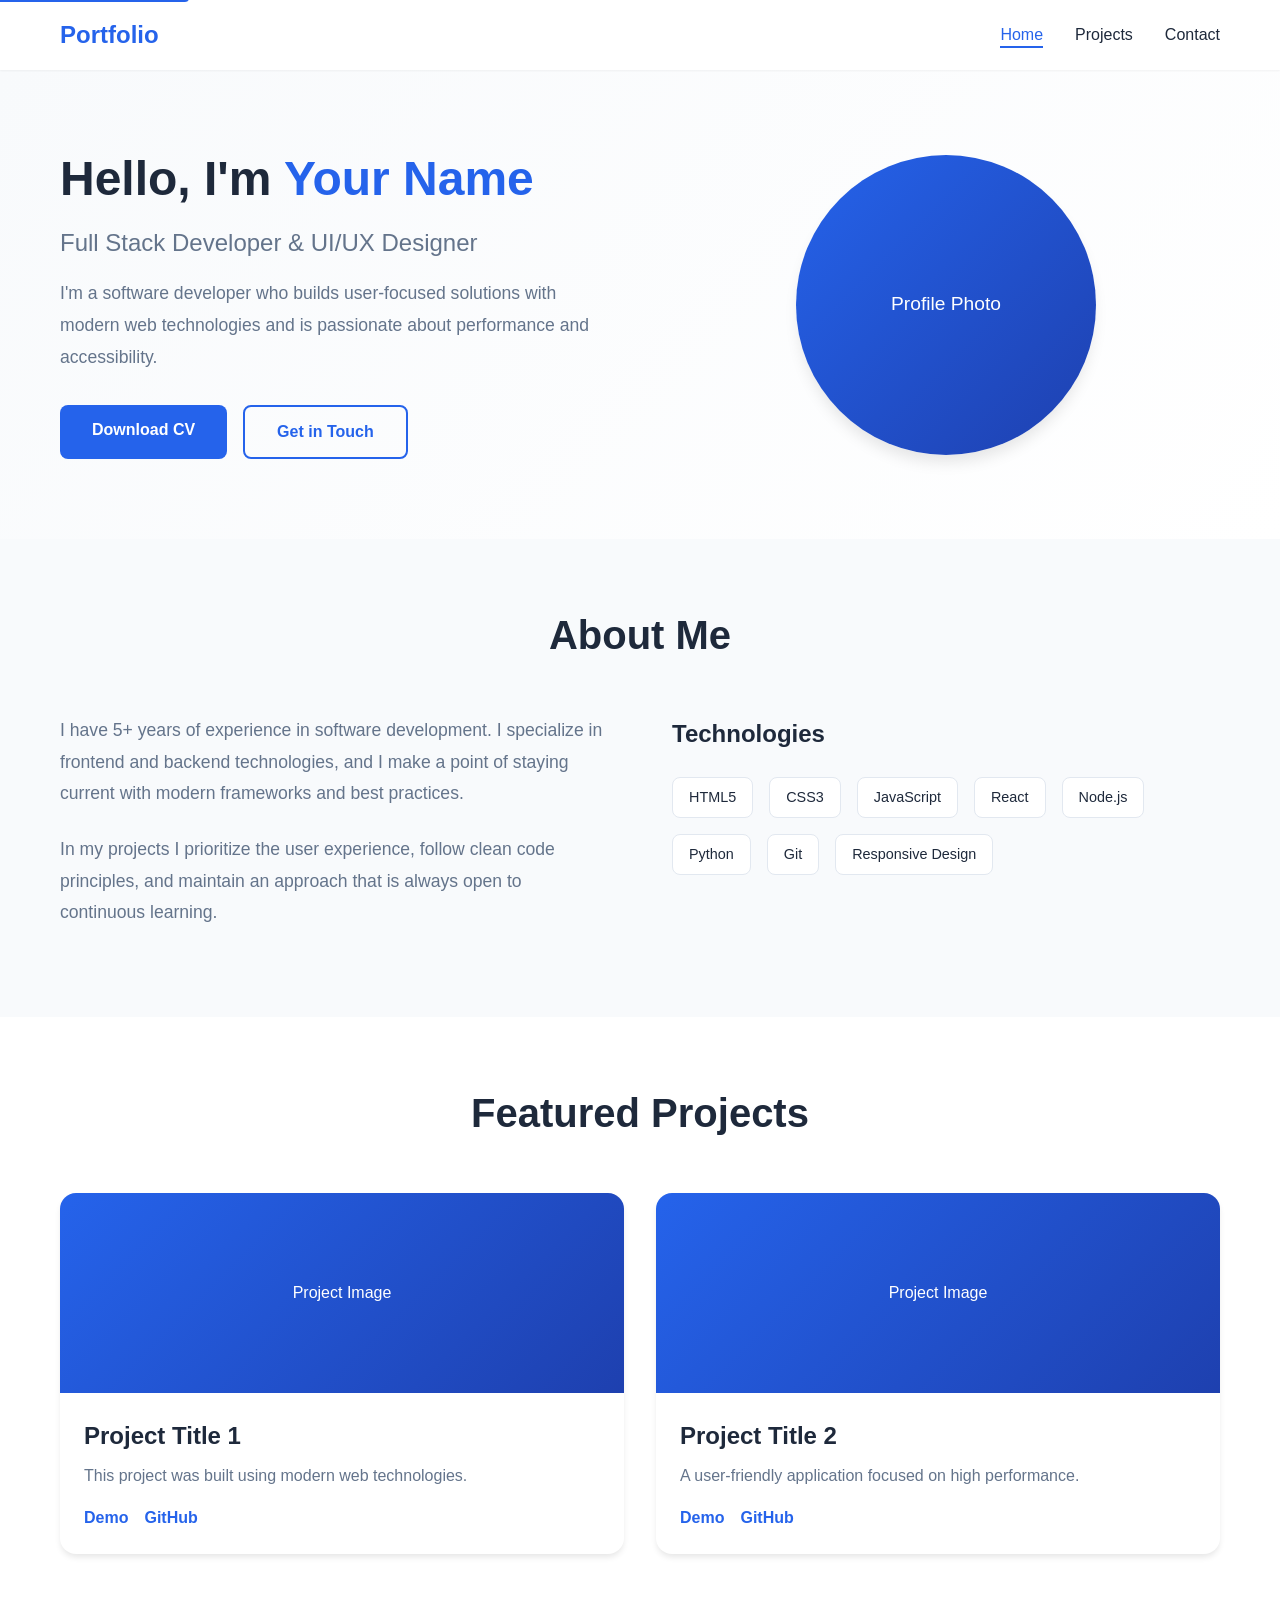
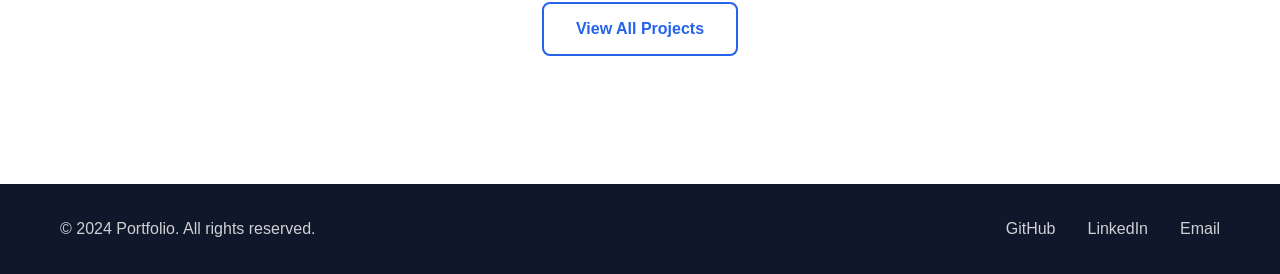
<file: index.html>
<!DOCTYPE html>
<html lang="en">
  <head>
    <meta charset="UTF-8" />
    <meta name="viewport" content="width=device-width, initial-scale=1.0" />
    <meta
      name="description"
      content="Personal Portfolio Website - Showcasing projects and skills"
    />
    <meta name="author" content="Your Name" />
    <meta
      name="keywords"
      content="portfolio, web developer, full stack developer, projects, cv, frontend developer, backend developer, UI/UX designer"
    />

    <!-- Favicon -->
    <link rel="icon" type="image/x-icon" href="assets/favicon.ico" />
    <link
      rel="apple-touch-icon"
      sizes="180x180"
      href="assets/apple-touch-icon.png"
    />

    <!-- Canonical URL -->
    <link rel="canonical" href="https://yourwebsite.com/" />

    <!-- Open Graph / Facebook -->
    <meta property="og:type" content="website" />
    <meta property="og:url" content="https://yourwebsite.com/" />
    <meta property="og:title" content="Portfolio - Your Name" />
    <meta
      property="og:description"
      content="Full Stack Developer & UI/UX Designer Portfolio"
    />
    <meta
      property="og:image"
      content="https://yourwebsite.com/assets/og-image.jpg"
    />

    <!-- Twitter -->
    <meta property="twitter:card" content="summary_large_image" />
    <meta property="twitter:url" content="https://yourwebsite.com/" />
    <meta property="twitter:title" content="Portfolio - Your Name" />
    <meta
      property="twitter:description"
      content="Full Stack Developer Portfolio"
    />
    <meta
      property="twitter:image"
      content="https://yourwebsite.com/assets/og-image.jpg"
    />

    <title>Portfolio - Home</title>
    <link rel="stylesheet" href="styles.css" />

    <!-- Structured Data (JSON-LD) -->
    <script type="application/ld+json">
      {
        "@context": "https://schema.org",
        "@type": "Person",
        "name": "Your Name",
        "jobTitle": "Full Stack Developer",
        "url": "https://yourwebsite.com",
        "sameAs": [
          "https://github.com/username",
          "https://linkedin.com/in/username"
        ],
        "email": "email@example.com",
        "knowsAbout": [
          "Web Development",
          "JavaScript",
          "React",
          "Node.js",
          "UI/UX Design"
        ]
      }
    </script>
  </head>
  <body>
    <!-- Skip to main content link for accessibility -->
    <a href="#main-content" class="skip-link">Skip to main content</a>

    <header class="header">
      <nav class="navbar">
        <div class="container">
          <div class="nav-brand">
            <a href="index.html">Portfolio</a>
          </div>
          <ul class="nav-menu" id="navMenu">
            <li><a href="index.html" class="active">Home</a></li>
            <li><a href="projects.html">Projects</a></li>
            <li><a href="contact.html">Contact</a></li>
          </ul>
          <button
            class="nav-toggle"
            id="navToggle"
            aria-label="Toggle navigation"
          >
            <span></span>
            <span></span>
            <span></span>
          </button>
        </div>
      </nav>
    </header>

    <main id="main-content">
      <section class="hero">
        <div class="container">
          <div class="hero-content">
            <h1 class="hero-title">
              Hello, I'm <span class="highlight">Your Name</span>
            </h1>
            <p class="hero-subtitle">Full Stack Developer & UI/UX Designer</p>
            <p class="hero-description">
              I'm a software developer who builds user-focused solutions with
              modern web technologies and is passionate about performance and
              accessibility.
            </p>
            <div class="hero-cta">
              <a href="assets/cv.pdf" class="btn btn-primary" download
                >Download CV</a
              >
              <a href="contact.html" class="btn btn-secondary">Get in Touch</a>
            </div>
          </div>
          <div class="hero-image">
            <div
              class="profile-placeholder"
              role="img"
              aria-label="Your Name - Full Stack Developer profile photo"
            >
              <span>Profile Photo</span>
            </div>
            <!-- When you add a real image, use it like this:
            <img src="assets/profile.jpg" alt="Your Name - Full Stack Developer" loading="lazy" />
            -->
          </div>
        </div>
      </section>

      <section class="about">
        <div class="container">
          <h2 class="section-title">About Me</h2>
          <div class="about-content">
            <div class="about-text">
              <p>
                I have 5+ years of experience in software development. I
                specialize in frontend and backend technologies, and I make a
                point of staying current with modern frameworks and best
                practices.
              </p>
              <p>
                In my projects I prioritize the user experience, follow clean
                code principles, and maintain an approach that is always open to
                continuous learning.
              </p>
            </div>
            <div class="skills">
              <h3>Technologies</h3>
              <div class="skills-grid">
                <span class="skill-tag">HTML5</span>
                <span class="skill-tag">CSS3</span>
                <span class="skill-tag">JavaScript</span>
                <span class="skill-tag">React</span>
                <span class="skill-tag">Node.js</span>
                <span class="skill-tag">Python</span>
                <span class="skill-tag">Git</span>
                <span class="skill-tag">Responsive Design</span>
              </div>
            </div>
          </div>
        </div>
      </section>

      <section class="featured-projects">
        <div class="container">
          <h2 class="section-title">Featured Projects</h2>
          <div class="projects-preview">
            <div class="project-card">
              <div class="project-image">
                <div
                  class="image-placeholder"
                  role="img"
                  aria-label="Project image"
                >
                  Project Image
                </div>
                <!-- When you add a real image, use it like this:
                <img src="assets/projects/project1.jpg" alt="Project Title 1 - A project built with modern web technologies" loading="lazy" />
                -->
              </div>
              <div class="project-info">
                <h3>Project Title 1</h3>
                <p>
                  This project was built using modern web technologies.
                </p>
                <div class="project-links">
                  <a href="#" class="project-link" target="_blank">Demo</a>
                  <a href="#" class="project-link" target="_blank">GitHub</a>
                </div>
              </div>
            </div>
            <div class="project-card">
              <div class="project-image">
                <div
                  class="image-placeholder"
                  role="img"
                  aria-label="Project image"
                >
                  Project Image
                </div>
                <!-- When you add a real image, use it like this:
                <img src="assets/projects/project2.jpg" alt="Project Title 2 - A user-friendly, high-performance application" loading="lazy" />
                -->
              </div>
              <div class="project-info">
                <h3>Project Title 2</h3>
                <p>
                  A user-friendly application focused on high performance.
                </p>
                <div class="project-links">
                  <a href="#" class="project-link" target="_blank">Demo</a>
                  <a href="#" class="project-link" target="_blank">GitHub</a>
                </div>
              </div>
            </div>
          </div>
          <div class="section-cta">
            <a href="projects.html" class="btn btn-outline"
              >View All Projects</a
            >
          </div>
        </div>
      </section>
    </main>

    <footer class="footer">
      <div class="container">
        <div class="footer-content">
          <p>&copy; 2024 Portfolio. All rights reserved.</p>
          <div class="social-links">
            <a
              href="https://github.com"
              target="_blank"
              rel="noopener noreferrer"
              aria-label="GitHub"
              >GitHub</a
            >
            <a
              href="https://linkedin.com"
              target="_blank"
              rel="noopener noreferrer"
              aria-label="LinkedIn"
              >LinkedIn</a
            >
            <a href="mailto:email@example.com" aria-label="Email">Email</a>
          </div>
        </div>
      </div>
    </footer>

    <script src="script.js"></script>
  </body>
</html>
</file>
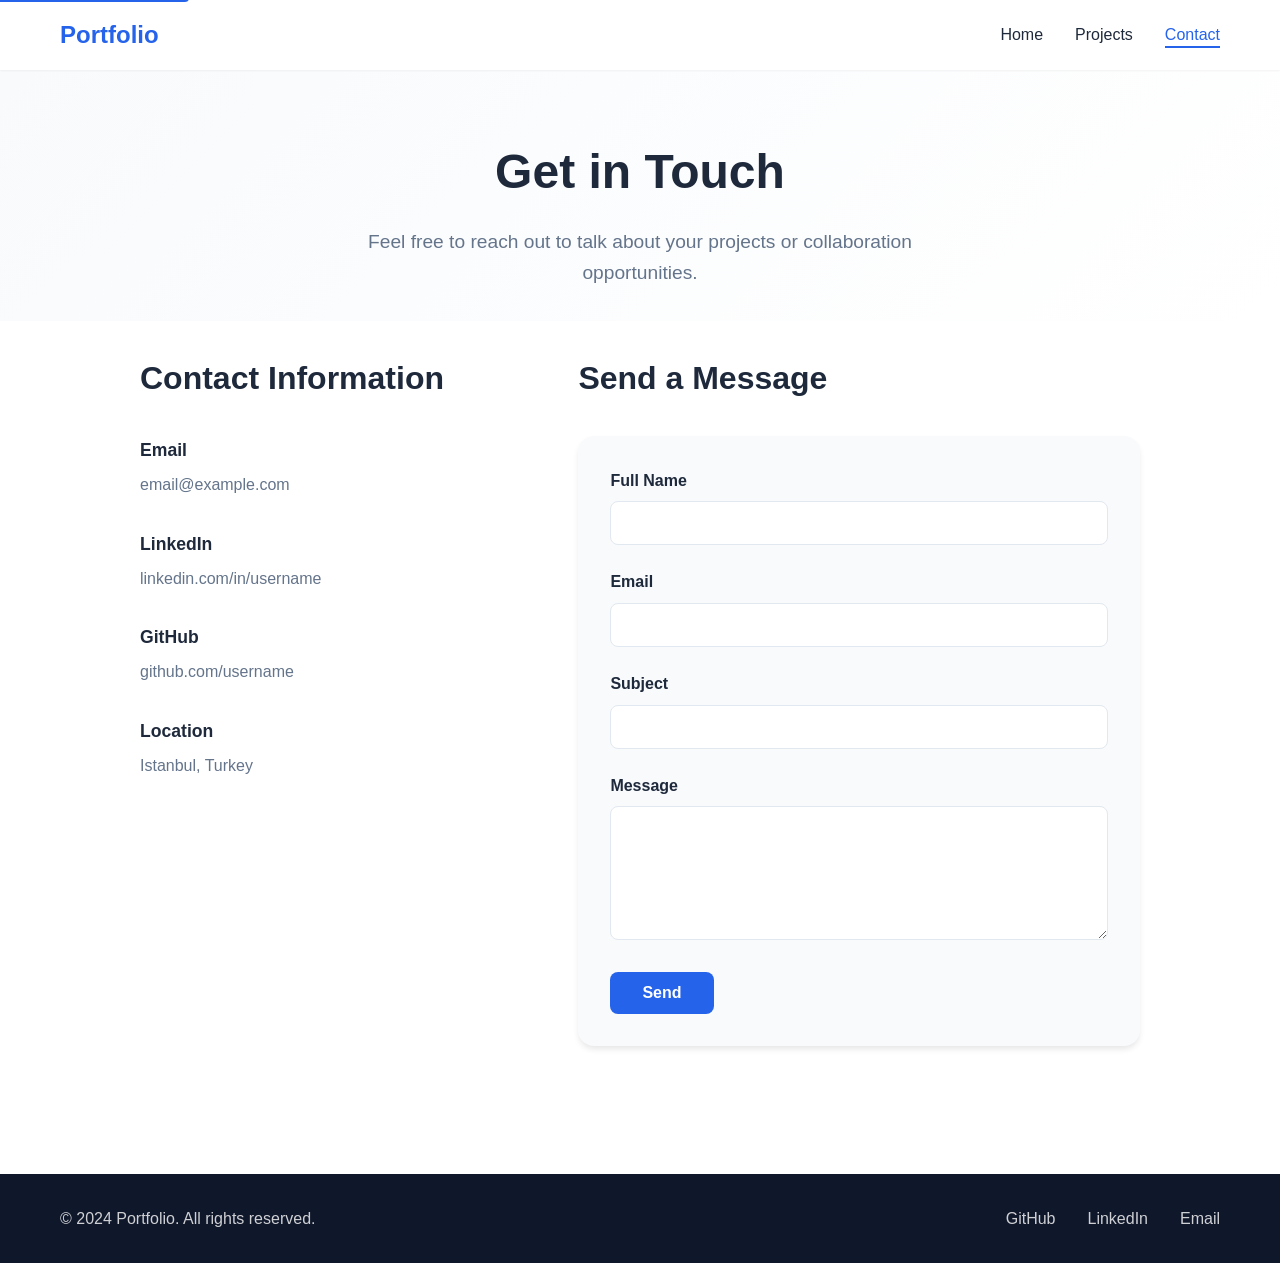
<file: contact.html>
<!DOCTYPE html>
<html lang="en">
<head>
    <meta charset="UTF-8">
    <meta name="viewport" content="width=device-width, initial-scale=1.0">
    <meta name="description" content="Contact - Get in touch with me">
    <meta name="author" content="Your Name" />
    <meta name="keywords" content="contact, portfolio contact, web developer contact, hire developer, freelance developer" />
    
    <!-- Favicon -->
    <link rel="icon" type="image/x-icon" href="assets/favicon.ico" />
    <link rel="apple-touch-icon" sizes="180x180" href="assets/apple-touch-icon.png" />
    
    <!-- Canonical URL -->
    <link rel="canonical" href="https://yourwebsite.com/contact.html" />
    
    <!-- Open Graph / Facebook -->
    <meta property="og:type" content="website" />
    <meta property="og:url" content="https://yourwebsite.com/contact.html" />
    <meta property="og:title" content="Portfolio - Contact" />
    <meta property="og:description" content="Get in touch with me - Projects and collaboration opportunities" />
    <meta property="og:image" content="https://yourwebsite.com/assets/og-image.jpg" />
    
    <!-- Twitter -->
    <meta property="twitter:card" content="summary_large_image" />
    <meta property="twitter:url" content="https://yourwebsite.com/contact.html" />
    <meta property="twitter:title" content="Portfolio - Contact" />
    <meta property="twitter:description" content="Get in touch with me - Projects and collaboration opportunities" />
    <meta property="twitter:image" content="https://yourwebsite.com/assets/og-image.jpg" />
    
    <title>Portfolio - Contact</title>
    <link rel="stylesheet" href="styles.css" />
    
    <!-- Structured Data (JSON-LD) -->
    <script type="application/ld+json">
    {
      "@context": "https://schema.org",
      "@type": "ContactPage",
      "name": "Contact",
      "description": "Get in touch with me",
      "url": "https://yourwebsite.com/contact.html",
      "mainEntity": {
        "@type": "Person",
        "name": "Your Name",
        "jobTitle": "Full Stack Developer",
        "email": "email@example.com",
        "sameAs": [
          "https://github.com/username",
          "https://linkedin.com/in/username"
        ]
      }
    }
    </script>
</head>
<body>
    <!-- Skip to main content link for accessibility -->
    <a href="#main-content" class="skip-link">Skip to main content</a>
    
    <header class="header">
        <nav class="navbar">
            <div class="container">
                <div class="nav-brand">
                    <a href="index.html">Portfolio</a>
                </div>
                <ul class="nav-menu" id="navMenu">
                    <li><a href="index.html">Home</a></li>
                    <li><a href="projects.html">Projects</a></li>
                    <li><a href="contact.html" class="active">Contact</a></li>
                </ul>
                <button class="nav-toggle" id="navToggle" aria-label="Toggle navigation">
                    <span></span>
                    <span></span>
                    <span></span>
                </button>
            </div>
        </nav>
    </header>

    <main id="main-content">
        <section class="contact-hero">
            <div class="container">
                <h1 class="page-title">Get in Touch</h1>
                <p class="page-subtitle">Feel free to reach out to talk about your projects or collaboration opportunities.</p>
            </div>
        </section>

        <section class="contact-section">
            <div class="container">
                <div class="contact-wrapper">
                    <div class="contact-info">
                        <h2>Contact Information</h2>
                        <div class="contact-item">
                            <h3>Email</h3>
                            <a href="mailto:email@example.com">email@example.com</a>
                        </div>
                        <div class="contact-item">
                            <h3>LinkedIn</h3>
                            <a href="https://linkedin.com/in/username" target="_blank" rel="noopener noreferrer">linkedin.com/in/username</a>
                        </div>
                        <div class="contact-item">
                            <h3>GitHub</h3>
                            <a href="https://github.com/username" target="_blank" rel="noopener noreferrer">github.com/username</a>
                        </div>
                        <div class="contact-item">
                            <h3>Location</h3>
                            <p>Istanbul, Turkey</p>
                        </div>
                    </div>

                    <div class="contact-form-wrapper">
                        <h2>Send a Message</h2>
                        <form class="contact-form" id="contactForm">
                            <div class="form-group">
                                <label for="name">Full Name</label>
                                <input type="text" id="name" name="name" required>
                            </div>
                            <div class="form-group">
                                <label for="email">Email</label>
                                <input type="email" id="email" name="email" required>
                            </div>
                            <div class="form-group">
                                <label for="subject">Subject</label>
                                <input type="text" id="subject" name="subject" required>
                            </div>
                            <div class="form-group">
                                <label for="message">Message</label>
                                <textarea id="message" name="message" rows="6" required></textarea>
                            </div>
                            <button type="submit" class="btn btn-primary">Send</button>
                            <div class="form-message" id="formMessage"></div>
                        </form>
                    </div>
                </div>
            </div>
        </section>
    </main>

    <footer class="footer">
        <div class="container">
            <div class="footer-content">
                <p>&copy; 2024 Portfolio. All rights reserved.</p>
                <div class="social-links">
                    <a href="https://github.com" target="_blank" rel="noopener noreferrer" aria-label="GitHub">GitHub</a>
                    <a href="https://linkedin.com" target="_blank" rel="noopener noreferrer" aria-label="LinkedIn">LinkedIn</a>
                    <a href="mailto:email@example.com" aria-label="Email">Email</a>
                </div>
            </div>
        </div>
    </footer>

    <script src="script.js"></script>
</body>
</html>
</file>
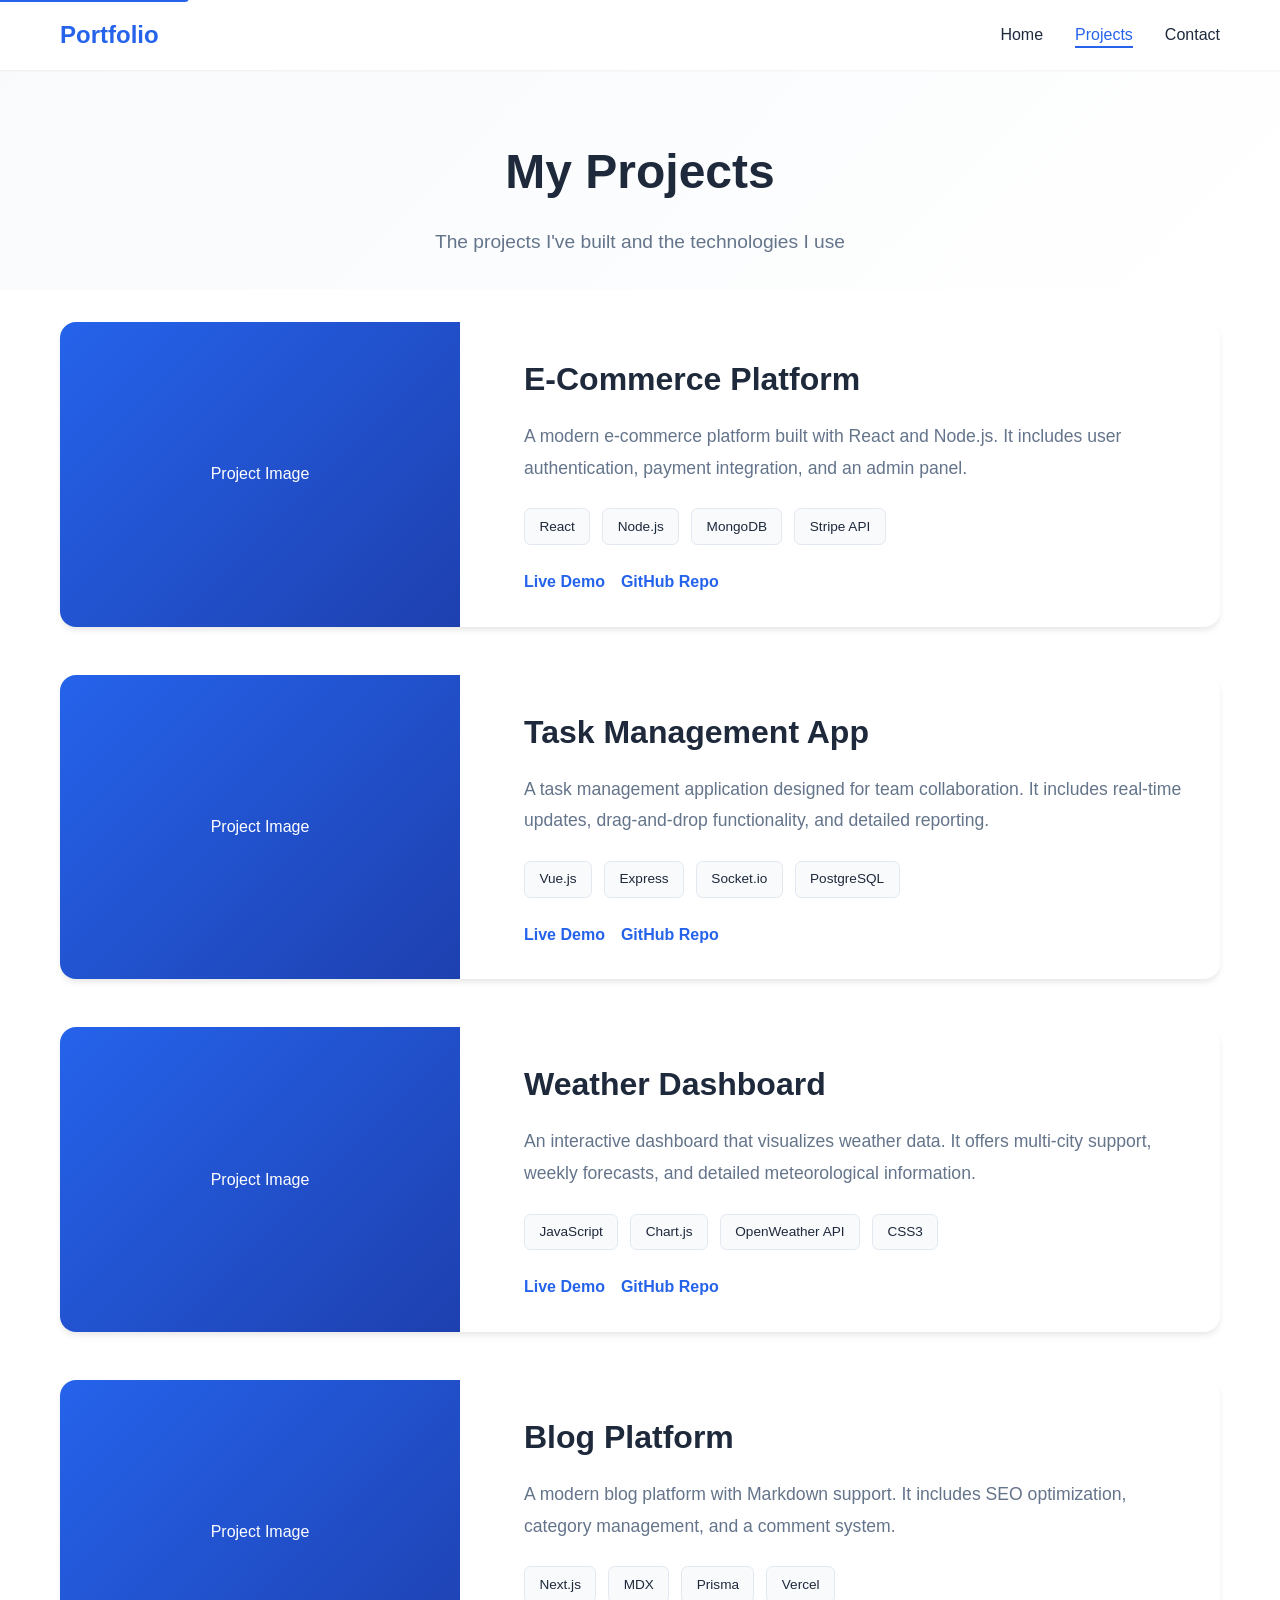
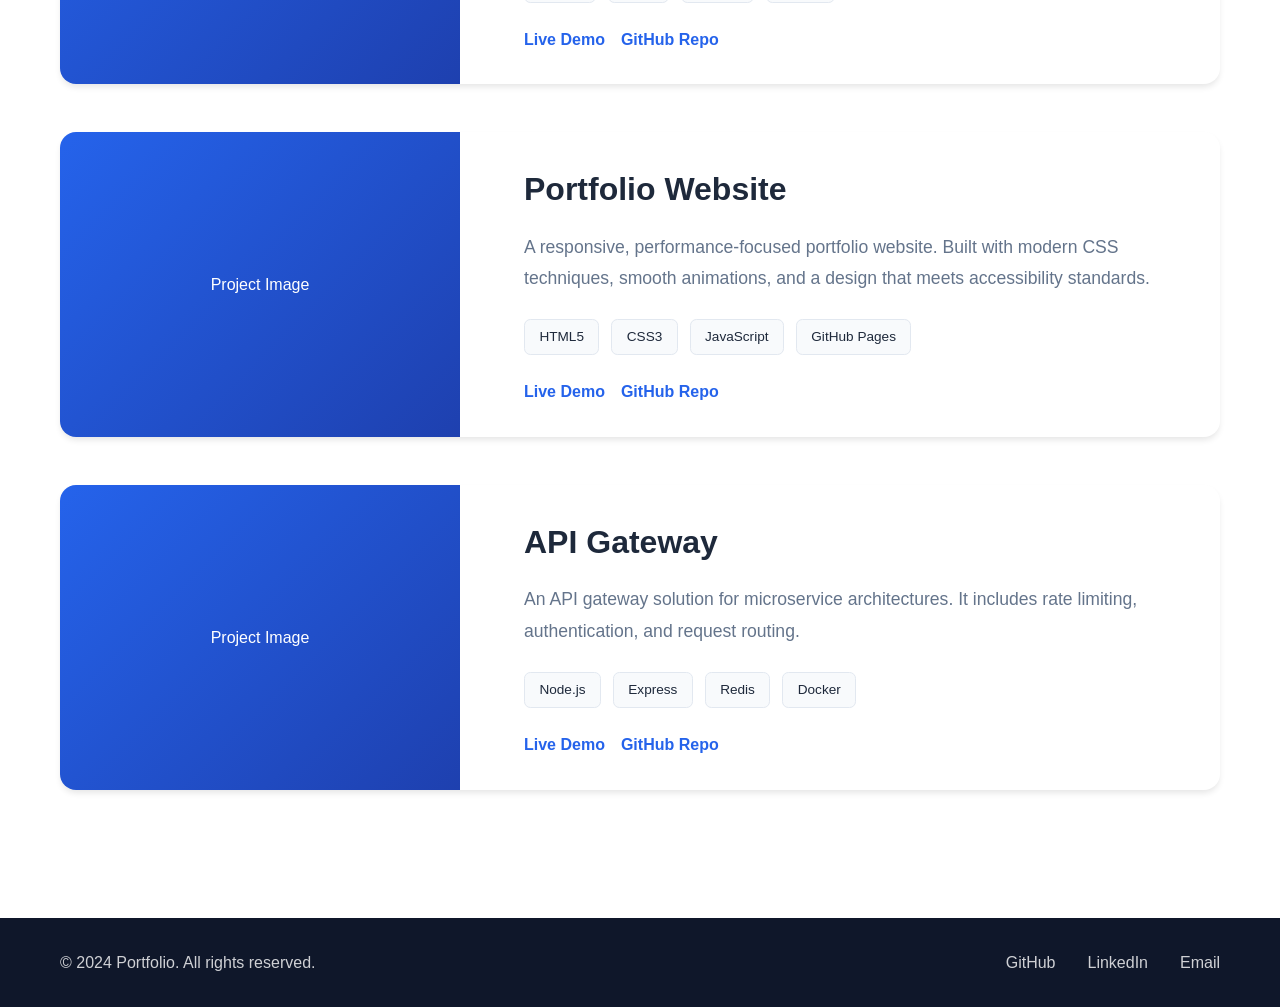
<file: projects.html>
<!DOCTYPE html>
<html lang="en">
  <head>
    <meta charset="UTF-8" />
    <meta name="viewport" content="width=device-width, initial-scale=1.0" />
    <meta
      name="description"
      content="Portfolio Projects - Showcasing all projects and repositories"
    />
    <meta name="author" content="Your Name" />
    <meta
      name="keywords"
      content="portfolio projects, web development projects, github repositories, react projects, node.js projects, full stack projects"
    />

    <!-- Favicon -->
    <link rel="icon" type="image/x-icon" href="assets/favicon.ico" />
    <link
      rel="apple-touch-icon"
      sizes="180x180"
      href="assets/apple-touch-icon.png"
    />

    <!-- Canonical URL -->
    <link rel="canonical" href="https://yourwebsite.com/projects.html" />

    <!-- Open Graph / Facebook -->
    <meta property="og:type" content="website" />
    <meta property="og:url" content="https://yourwebsite.com/projects.html" />
    <meta property="og:title" content="Portfolio - Projects" />
    <meta
      property="og:description"
      content="All my projects and GitHub repositories"
    />
    <meta
      property="og:image"
      content="https://yourwebsite.com/assets/og-image.jpg"
    />

    <!-- Twitter -->
    <meta property="twitter:card" content="summary_large_image" />
    <meta
      property="twitter:url"
      content="https://yourwebsite.com/projects.html"
    />
    <meta property="twitter:title" content="Portfolio - Projects" />
    <meta
      property="twitter:description"
      content="All my projects and GitHub repositories"
    />
    <meta
      property="twitter:image"
      content="https://yourwebsite.com/assets/og-image.jpg"
    />

    <title>Portfolio - Projects</title>
    <link rel="stylesheet" href="styles.css" />

    <!-- Structured Data (JSON-LD) -->
    <script type="application/ld+json">
      {
        "@context": "https://schema.org",
        "@type": "CollectionPage",
        "name": "Portfolio Projects",
        "description": "Showcasing all web development projects and repositories",
        "url": "https://yourwebsite.com/projects.html",
        "author": {
          "@type": "Person",
          "name": "Your Name",
          "jobTitle": "Full Stack Developer"
        }
      }
    </script>
  </head>
  <body>
    <!-- Skip to main content link for accessibility -->
    <a href="#main-content" class="skip-link">Skip to main content</a>

    <header class="header">
      <nav class="navbar">
        <div class="container">
          <div class="nav-brand">
            <a href="index.html">Portfolio</a>
          </div>
          <ul class="nav-menu" id="navMenu">
            <li><a href="index.html">Home</a></li>
            <li><a href="projects.html" class="active">Projects</a></li>
            <li><a href="contact.html">Contact</a></li>
          </ul>
          <button
            class="nav-toggle"
            id="navToggle"
            aria-label="Toggle navigation"
          >
            <span></span>
            <span></span>
            <span></span>
          </button>
        </div>
      </nav>
    </header>

    <main id="main-content">
      <section class="projects-hero">
        <div class="container">
          <h1 class="page-title">My Projects</h1>
          <p class="page-subtitle">
            The projects I've built and the technologies I use
          </p>
        </div>
      </section>

      <section class="projects-section">
        <div class="container">
          <div class="projects-grid" id="projectsGrid">
            <div class="project-card-large">
              <div class="project-image">
                <div
                  class="image-placeholder"
                  role="img"
                  aria-label="Project image"
                >
                  Project Image
                </div>
                <!-- When you add a real image, use it like this:
                <img src="assets/projects/project.jpg" alt="Project title and description" loading="lazy" />
                -->
              </div>
              <div class="project-info">
                <h3>E-Commerce Platform</h3>
                <p>
                  A modern e-commerce platform built with React and Node.js. It
                  includes user authentication, payment integration, and an
                  admin panel.
                </p>
                <div class="project-tech">
                  <span class="tech-tag">React</span>
                  <span class="tech-tag">Node.js</span>
                  <span class="tech-tag">MongoDB</span>
                  <span class="tech-tag">Stripe API</span>
                </div>
                <div class="project-links">
                  <a
                    href="https://demo.example.com"
                    class="project-link"
                    target="_blank"
                    rel="noopener noreferrer"
                    >Live Demo</a
                  >
                  <a
                    href="https://github.com/username/ecommerce"
                    class="project-link"
                    target="_blank"
                    rel="noopener noreferrer"
                    >GitHub Repo</a
                  >
                </div>
              </div>
            </div>

            <div class="project-card-large">
              <div class="project-image">
                <div
                  class="image-placeholder"
                  role="img"
                  aria-label="Project image"
                >
                  Project Image
                </div>
                <!-- When you add a real image, use it like this:
                <img src="assets/projects/project.jpg" alt="Project title and description" loading="lazy" />
                -->
              </div>
              <div class="project-info">
                <h3>Task Management App</h3>
                <p>
                  A task management application designed for team collaboration.
                  It includes real-time updates, drag-and-drop functionality,
                  and detailed reporting.
                </p>
                <div class="project-tech">
                  <span class="tech-tag">Vue.js</span>
                  <span class="tech-tag">Express</span>
                  <span class="tech-tag">Socket.io</span>
                  <span class="tech-tag">PostgreSQL</span>
                </div>
                <div class="project-links">
                  <a
                    href="https://demo.example.com"
                    class="project-link"
                    target="_blank"
                    rel="noopener noreferrer"
                    >Live Demo</a
                  >
                  <a
                    href="https://github.com/username/taskmanager"
                    class="project-link"
                    target="_blank"
                    rel="noopener noreferrer"
                    >GitHub Repo</a
                  >
                </div>
              </div>
            </div>

            <div class="project-card-large">
              <div class="project-image">
                <div
                  class="image-placeholder"
                  role="img"
                  aria-label="Project image"
                >
                  Project Image
                </div>
                <!-- When you add a real image, use it like this:
                <img src="assets/projects/project.jpg" alt="Project title and description" loading="lazy" />
                -->
              </div>
              <div class="project-info">
                <h3>Weather Dashboard</h3>
                <p>
                  An interactive dashboard that visualizes weather data. It
                  offers multi-city support, weekly forecasts, and detailed
                  meteorological information.
                </p>
                <div class="project-tech">
                  <span class="tech-tag">JavaScript</span>
                  <span class="tech-tag">Chart.js</span>
                  <span class="tech-tag">OpenWeather API</span>
                  <span class="tech-tag">CSS3</span>
                </div>
                <div class="project-links">
                  <a
                    href="https://demo.example.com"
                    class="project-link"
                    target="_blank"
                    rel="noopener noreferrer"
                    >Live Demo</a
                  >
                  <a
                    href="https://github.com/username/weather-dashboard"
                    class="project-link"
                    target="_blank"
                    rel="noopener noreferrer"
                    >GitHub Repo</a
                  >
                </div>
              </div>
            </div>

            <div class="project-card-large">
              <div class="project-image">
                <div
                  class="image-placeholder"
                  role="img"
                  aria-label="Project image"
                >
                  Project Image
                </div>
                <!-- When you add a real image, use it like this:
                <img src="assets/projects/project.jpg" alt="Project title and description" loading="lazy" />
                -->
              </div>
              <div class="project-info">
                <h3>Blog Platform</h3>
                <p>
                  A modern blog platform with Markdown support. It includes SEO
                  optimization, category management, and a comment system.
                </p>
                <div class="project-tech">
                  <span class="tech-tag">Next.js</span>
                  <span class="tech-tag">MDX</span>
                  <span class="tech-tag">Prisma</span>
                  <span class="tech-tag">Vercel</span>
                </div>
                <div class="project-links">
                  <a
                    href="https://demo.example.com"
                    class="project-link"
                    target="_blank"
                    rel="noopener noreferrer"
                    >Live Demo</a
                  >
                  <a
                    href="https://github.com/username/blog-platform"
                    class="project-link"
                    target="_blank"
                    rel="noopener noreferrer"
                    >GitHub Repo</a
                  >
                </div>
              </div>
            </div>

            <div class="project-card-large">
              <div class="project-image">
                <div
                  class="image-placeholder"
                  role="img"
                  aria-label="Project image"
                >
                  Project Image
                </div>
                <!-- When you add a real image, use it like this:
                <img src="assets/projects/project.jpg" alt="Project title and description" loading="lazy" />
                -->
              </div>
              <div class="project-info">
                <h3>Portfolio Website</h3>
                <p>
                  A responsive, performance-focused portfolio website. Built
                  with modern CSS techniques, smooth animations, and a design
                  that meets accessibility standards.
                </p>
                <div class="project-tech">
                  <span class="tech-tag">HTML5</span>
                  <span class="tech-tag">CSS3</span>
                  <span class="tech-tag">JavaScript</span>
                  <span class="tech-tag">GitHub Pages</span>
                </div>
                <div class="project-links">
                  <a
                    href="https://demo.example.com"
                    class="project-link"
                    target="_blank"
                    rel="noopener noreferrer"
                    >Live Demo</a
                  >
                  <a
                    href="https://github.com/username/portfolio"
                    class="project-link"
                    target="_blank"
                    rel="noopener noreferrer"
                    >GitHub Repo</a
                  >
                </div>
              </div>
            </div>

            <div class="project-card-large">
              <div class="project-image">
                <div
                  class="image-placeholder"
                  role="img"
                  aria-label="Project image"
                >
                  Project Image
                </div>
                <!-- When you add a real image, use it like this:
                <img src="assets/projects/project.jpg" alt="Project title and description" loading="lazy" />
                -->
              </div>
              <div class="project-info">
                <h3>API Gateway</h3>
                <p>
                  An API gateway solution for microservice architectures. It
                  includes rate limiting, authentication, and request routing.
                </p>
                <div class="project-tech">
                  <span class="tech-tag">Node.js</span>
                  <span class="tech-tag">Express</span>
                  <span class="tech-tag">Redis</span>
                  <span class="tech-tag">Docker</span>
                </div>
                <div class="project-links">
                  <a
                    href="https://demo.example.com"
                    class="project-link"
                    target="_blank"
                    rel="noopener noreferrer"
                    >Live Demo</a
                  >
                  <a
                    href="https://github.com/username/api-gateway"
                    class="project-link"
                    target="_blank"
                    rel="noopener noreferrer"
                    >GitHub Repo</a
                  >
                </div>
              </div>
            </div>
          </div>
        </div>
      </section>
    </main>

    <footer class="footer">
      <div class="container">
        <div class="footer-content">
          <p>&copy; 2024 Portfolio. All rights reserved.</p>
          <div class="social-links">
            <a
              href="https://github.com"
              target="_blank"
              rel="noopener noreferrer"
              aria-label="GitHub"
              >GitHub</a
            >
            <a
              href="https://linkedin.com"
              target="_blank"
              rel="noopener noreferrer"
              aria-label="LinkedIn"
              >LinkedIn</a
            >
            <a href="mailto:email@example.com" aria-label="Email">Email</a>
          </div>
        </div>
      </div>
    </footer>

    <script src="script.js"></script>
  </body>
</html>
</file>
<file: styles.css>
/* Reset & Base Styles */
* {
    margin: 0;
    padding: 0;
    box-sizing: border-box;
}

:root {
    --primary-color: #2563eb;
    --primary-dark: #1e40af;
    --secondary-color: #64748b;
    --text-color: #1e293b;
    --text-light: #64748b;
    --bg-color: #ffffff;
    --bg-light: #f8fafc;
    --bg-dark: #0f172a;
    --border-color: #e2e8f0;
    --shadow-sm: 0 1px 2px 0 rgba(0, 0, 0, 0.05);
    --shadow-md: 0 4px 6px -1px rgba(0, 0, 0, 0.1);
    --shadow-lg: 0 10px 15px -3px rgba(0, 0, 0, 0.1);
    --transition: all 0.3s ease;
}

html {
    scroll-behavior: smooth;
}

body {
    font-family: -apple-system, BlinkMacSystemFont, 'Segoe UI', Roboto, 'Helvetica Neue', Arial, sans-serif;
    line-height: 1.6;
    color: var(--text-color);
    background-color: var(--bg-color);
}

/* Skip to main content link for accessibility */
.skip-link {
    position: absolute;
    top: -40px;
    left: 0;
    background: var(--primary-color);
    color: white;
    padding: 8px 16px;
    text-decoration: none;
    z-index: 10000;
    border-radius: 0 0 4px 0;
    font-weight: 600;
    transition: top 0.3s ease;
}

.skip-link:focus {
    top: 0;
    outline: 3px solid var(--primary-dark);
    outline-offset: 2px;
}

.container {
    max-width: 1200px;
    margin: 0 auto;
    padding: 0 20px;
}

/* Header & Navigation */
.header {
    background-color: var(--bg-color);
    box-shadow: var(--shadow-sm);
    position: sticky;
    top: 0;
    z-index: 1000;
}

.navbar {
    padding: 1rem 0;
}

.navbar .container {
    display: flex;
    justify-content: space-between;
    align-items: center;
}

.nav-brand a {
    font-size: 1.5rem;
    font-weight: 700;
    color: var(--primary-color);
    text-decoration: none;
    transition: var(--transition);
}

.nav-brand a:hover {
    color: var(--primary-dark);
}

.nav-menu {
    display: flex;
    list-style: none;
    gap: 2rem;
    align-items: center;
}

.nav-menu a {
    color: var(--text-color);
    text-decoration: none;
    font-weight: 500;
    transition: var(--transition);
    position: relative;
}

.nav-menu a:focus {
    outline: 2px solid var(--primary-color);
    outline-offset: 4px;
    border-radius: 4px;
}

.nav-menu a:hover,
.nav-menu a.active {
    color: var(--primary-color);
}

.nav-menu a.active::after {
    content: '';
    position: absolute;
    bottom: -5px;
    left: 0;
    width: 100%;
    height: 2px;
    background-color: var(--primary-color);
}

.nav-toggle {
    display: none;
    flex-direction: column;
    background: none;
    border: none;
    cursor: pointer;
    gap: 5px;
    padding: 8px;
    border-radius: 4px;
}

.nav-toggle:focus {
    outline: 2px solid var(--primary-color);
    outline-offset: 2px;
}

.nav-toggle span {
    width: 25px;
    height: 3px;
    background-color: var(--text-color);
    transition: var(--transition);
}

/* Hero Section */
.hero {
    padding: 5rem 0;
    background: linear-gradient(135deg, var(--bg-light) 0%, var(--bg-color) 100%);
}

.hero .container {
    display: grid;
    grid-template-columns: 1fr 1fr;
    gap: 4rem;
    align-items: center;
}

.hero-title {
    font-size: 3rem;
    font-weight: 800;
    line-height: 1.2;
    margin-bottom: 1rem;
    color: var(--text-color);
}

.highlight {
    color: var(--primary-color);
}

.hero-subtitle {
    font-size: 1.5rem;
    color: var(--text-light);
    margin-bottom: 1rem;
}

.hero-description {
    font-size: 1.1rem;
    color: var(--text-light);
    margin-bottom: 2rem;
    line-height: 1.8;
}

.hero-cta {
    display: flex;
    gap: 1rem;
    flex-wrap: wrap;
}

.hero-image {
    display: flex;
    justify-content: center;
    align-items: center;
}

.profile-placeholder {
    width: 300px;
    height: 300px;
    border-radius: 50%;
    background: linear-gradient(135deg, var(--primary-color), var(--primary-dark));
    display: flex;
    align-items: center;
    justify-content: center;
    color: white;
    font-size: 1.2rem;
    box-shadow: var(--shadow-lg);
}

/* Buttons */
.btn {
    display: inline-block;
    padding: 0.75rem 2rem;
    border-radius: 0.5rem;
    text-decoration: none;
    font-weight: 600;
    transition: var(--transition);
    cursor: pointer;
    border: none;
    font-size: 1rem;
}

.btn-primary {
    background-color: var(--primary-color);
    color: white;
}

.btn-primary:hover {
    background-color: var(--primary-dark);
    transform: translateY(-2px);
    box-shadow: var(--shadow-md);
}

.btn-primary:focus,
.btn-secondary:focus,
.btn-outline:focus {
    outline: 3px solid var(--primary-color);
    outline-offset: 2px;
}

.btn-secondary {
    background-color: transparent;
    color: var(--primary-color);
    border: 2px solid var(--primary-color);
}

.btn-secondary:hover {
    background-color: var(--primary-color);
    color: white;
}

.btn-outline {
    background-color: transparent;
    color: var(--primary-color);
    border: 2px solid var(--primary-color);
}

.btn-outline:hover {
    background-color: var(--primary-color);
    color: white;
}

/* Section Styles */
section {
    padding: 4rem 0;
}

.section-title {
    font-size: 2.5rem;
    font-weight: 700;
    text-align: center;
    margin-bottom: 3rem;
    color: var(--text-color);
}

.page-title {
    font-size: 3rem;
    font-weight: 800;
    text-align: center;
    margin-bottom: 1rem;
    color: var(--text-color);
}

.page-subtitle {
    font-size: 1.2rem;
    text-align: center;
    color: var(--text-light);
    max-width: 600px;
    margin: 0 auto;
}

/* About Section */
.about {
    background-color: var(--bg-light);
}

.about-content {
    display: grid;
    grid-template-columns: 1fr 1fr;
    gap: 4rem;
    align-items: start;
}

.about-text p {
    margin-bottom: 1.5rem;
    font-size: 1.1rem;
    line-height: 1.8;
    color: var(--text-light);
}

.skills h3 {
    font-size: 1.5rem;
    margin-bottom: 1.5rem;
    color: var(--text-color);
}

.skills-grid {
    display: flex;
    flex-wrap: wrap;
    gap: 1rem;
}

.skill-tag {
    padding: 0.5rem 1rem;
    background-color: var(--bg-color);
    border: 1px solid var(--border-color);
    border-radius: 0.5rem;
    font-size: 0.9rem;
    color: var(--text-color);
    transition: var(--transition);
}

.skill-tag:hover {
    background-color: var(--primary-color);
    color: white;
    border-color: var(--primary-color);
}

/* Projects Section */
.featured-projects {
    background-color: var(--bg-color);
}

.projects-preview {
    display: grid;
    grid-template-columns: repeat(auto-fit, minmax(300px, 1fr));
    gap: 2rem;
    margin-bottom: 3rem;
}

.project-card {
    background-color: var(--bg-color);
    border-radius: 1rem;
    overflow: hidden;
    box-shadow: var(--shadow-md);
    transition: var(--transition);
}

.project-card:hover {
    transform: translateY(-5px);
    box-shadow: var(--shadow-lg);
}

.project-image {
    width: 100%;
    height: 200px;
    overflow: hidden;
    background-color: var(--bg-light);
}

.image-placeholder {
    width: 100%;
    height: 100%;
    display: flex;
    align-items: center;
    justify-content: center;
    background: linear-gradient(135deg, var(--primary-color), var(--primary-dark));
    color: white;
    font-size: 1rem;
}

.project-info {
    padding: 1.5rem;
}

.project-info h3 {
    font-size: 1.5rem;
    margin-bottom: 0.5rem;
    color: var(--text-color);
}

.project-info p {
    color: var(--text-light);
    margin-bottom: 1rem;
    line-height: 1.6;
}

.project-links {
    display: flex;
    gap: 1rem;
}

.project-link {
    color: var(--primary-color);
    text-decoration: none;
    font-weight: 600;
    transition: var(--transition);
}

.project-link:hover {
    color: var(--primary-dark);
    text-decoration: underline;
}

.project-link:focus {
    outline: 2px solid var(--primary-color);
    outline-offset: 4px;
    border-radius: 4px;
    padding: 2px 4px;
}

.section-cta {
    text-align: center;
}

/* Projects Page */
.projects-hero {
    padding: 4rem 0 2rem;
    background: linear-gradient(135deg, var(--bg-light) 0%, var(--bg-color) 100%);
}

.projects-section {
    padding: 2rem 0 4rem;
}

.projects-grid {
    display: flex;
    flex-direction: column;
    gap: 3rem;
}

.project-card-large {
    display: grid;
    grid-template-columns: 400px 1fr;
    gap: 2rem;
    background-color: var(--bg-color);
    border-radius: 1rem;
    overflow: hidden;
    box-shadow: var(--shadow-md);
    transition: var(--transition);
}

.project-card-large:hover {
    transform: translateY(-5px);
    box-shadow: var(--shadow-lg);
}

.project-card-large .project-image {
    height: 100%;
    min-height: 250px;
}

.project-card-large .project-info {
    padding: 2rem;
}

.project-card-large .project-info h3 {
    font-size: 2rem;
    margin-bottom: 1rem;
}

.project-card-large .project-info p {
    font-size: 1.1rem;
    margin-bottom: 1.5rem;
    line-height: 1.8;
}

.project-tech {
    display: flex;
    flex-wrap: wrap;
    gap: 0.75rem;
    margin-bottom: 1.5rem;
}

.tech-tag {
    padding: 0.4rem 0.9rem;
    background-color: var(--bg-light);
    border: 1px solid var(--border-color);
    border-radius: 0.4rem;
    font-size: 0.85rem;
    color: var(--text-color);
}

/* Contact Section */
.contact-hero {
    padding: 4rem 0 2rem;
    background: linear-gradient(135deg, var(--bg-light) 0%, var(--bg-color) 100%);
}

.contact-section {
    padding: 2rem 0 4rem;
}

.contact-wrapper {
    display: grid;
    grid-template-columns: 1fr 1.5fr;
    gap: 4rem;
    max-width: 1000px;
    margin: 0 auto;
}

.contact-info h2 {
    font-size: 2rem;
    margin-bottom: 2rem;
    color: var(--text-color);
}

.contact-item {
    margin-bottom: 2rem;
}

.contact-item h3 {
    font-size: 1.1rem;
    margin-bottom: 0.5rem;
    color: var(--text-color);
}

.contact-item a,
.contact-item p {
    color: var(--text-light);
    text-decoration: none;
    transition: var(--transition);
}

.contact-item a:hover {
    color: var(--primary-color);
}

.contact-form-wrapper h2 {
    font-size: 2rem;
    margin-bottom: 2rem;
    color: var(--text-color);
}

.contact-form {
    background-color: var(--bg-light);
    padding: 2rem;
    border-radius: 1rem;
    box-shadow: var(--shadow-md);
}

.form-group {
    margin-bottom: 1.5rem;
}

.form-group label {
    display: block;
    margin-bottom: 0.5rem;
    font-weight: 600;
    color: var(--text-color);
}

.form-group input,
.form-group textarea {
    width: 100%;
    padding: 0.75rem;
    border: 1px solid var(--border-color);
    border-radius: 0.5rem;
    font-size: 1rem;
    font-family: inherit;
    transition: var(--transition);
    background-color: var(--bg-color);
}

.form-group input:focus,
.form-group textarea:focus {
    outline: 2px solid var(--primary-color);
    outline-offset: 2px;
    border-color: var(--primary-color);
    box-shadow: 0 0 0 3px rgba(37, 99, 235, 0.1);
}

.form-group label:focus-within {
    color: var(--primary-color);
}

.form-group textarea {
    resize: vertical;
    min-height: 120px;
}

.form-message {
    margin-top: 1rem;
    padding: 1rem;
    border-radius: 0.5rem;
    display: none;
}

.form-message.success {
    display: block;
    background-color: #d1fae5;
    color: #065f46;
    border: 1px solid #10b981;
}

.form-message.error {
    display: block;
    background-color: #fee2e2;
    color: #991b1b;
    border: 1px solid #ef4444;
}

/* Footer */
.footer {
    background-color: var(--bg-dark);
    color: white;
    padding: 2rem 0;
    margin-top: 4rem;
}

.footer-content {
    display: flex;
    justify-content: space-between;
    align-items: center;
    flex-wrap: wrap;
    gap: 1rem;
}

.footer-content p {
    color: rgba(255, 255, 255, 0.8);
}

.social-links {
    display: flex;
    gap: 2rem;
}

.social-links a {
    color: rgba(255, 255, 255, 0.8);
    text-decoration: none;
    transition: var(--transition);
}

.social-links a:hover {
    color: white;
}

.social-links a:focus {
    outline: 2px solid white;
    outline-offset: 4px;
    border-radius: 4px;
    padding: 2px 4px;
}

/* Scroll to Top Button */
.scroll-to-top {
    position: fixed;
    bottom: 20px;
    right: 20px;
    width: 50px;
    height: 50px;
    border-radius: 50%;
    background-color: var(--primary-color);
    color: white;
    border: none;
    font-size: 1.5rem;
    cursor: pointer;
    opacity: 0;
    visibility: hidden;
    transition: var(--transition);
    z-index: 1000;
    box-shadow: var(--shadow-md);
}

.scroll-to-top:hover {
    background-color: var(--primary-dark);
    transform: translateY(-2px);
}

.scroll-to-top:focus {
    outline: 3px solid var(--primary-color);
    outline-offset: 2px;
}

.scroll-to-top.visible {
    opacity: 1;
    visibility: visible;
}

/* Responsive Design */
@media (max-width: 968px) {
    .hero .container {
        grid-template-columns: 1fr;
        text-align: center;
    }

    .hero-image {
        order: -1;
    }

    .profile-placeholder {
        width: 200px;
        height: 200px;
    }

    .about-content {
        grid-template-columns: 1fr;
    }

    .project-card-large {
        grid-template-columns: 1fr;
    }

    .contact-wrapper {
        grid-template-columns: 1fr;
    }
}

@media (max-width: 768px) {
    .nav-menu {
        position: fixed;
        left: -100%;
        top: 70px;
        flex-direction: column;
        background-color: var(--bg-color);
        width: 100%;
        text-align: center;
        transition: var(--transition);
        box-shadow: var(--shadow-md);
        padding: 2rem 0;
    }

    .nav-menu.active {
        left: 0;
    }

    .nav-toggle {
        display: flex;
    }

    .nav-toggle.active span:nth-child(1) {
        transform: rotate(45deg) translate(8px, 8px);
    }

    .nav-toggle.active span:nth-child(2) {
        opacity: 0;
    }

    .nav-toggle.active span:nth-child(3) {
        transform: rotate(-45deg) translate(7px, -7px);
    }

    .hero-title {
        font-size: 2rem;
    }

    .hero-subtitle {
        font-size: 1.2rem;
    }

    .section-title {
        font-size: 2rem;
    }

    .page-title {
        font-size: 2rem;
    }

    .projects-preview {
        grid-template-columns: 1fr;
    }

    .hero-cta {
        justify-content: center;
    }
}

@media (max-width: 480px) {
    .container {
        padding: 0 15px;
    }

    .hero {
        padding: 3rem 0;
    }

    section {
        padding: 3rem 0;
    }

    .btn {
        padding: 0.6rem 1.5rem;
        font-size: 0.9rem;
    }

    .footer-content {
        flex-direction: column;
        text-align: center;
    }
}
</file>
